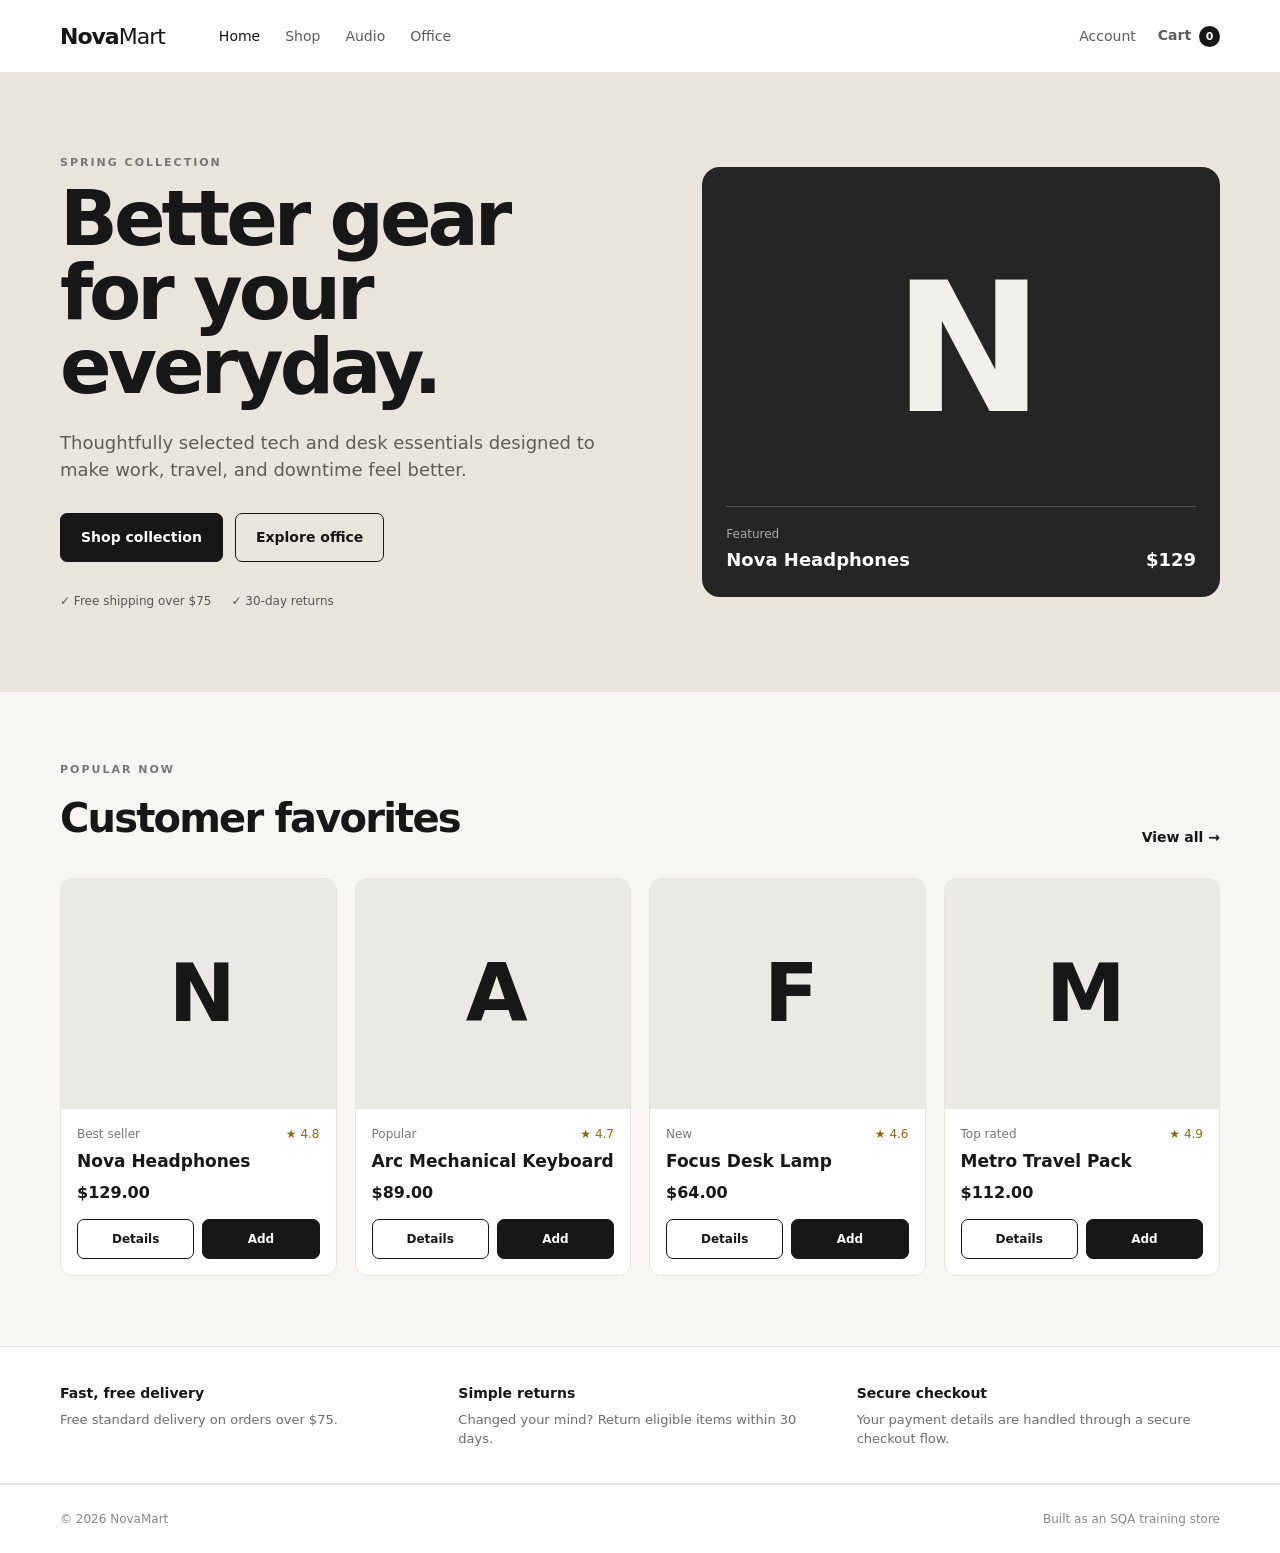
<file: index.html>
<!DOCTYPE html>
<html lang="en">
<head>
  <meta charset="UTF-8">
  <meta name="viewport" content="width=device-width, initial-scale=1.0">
  <title>NovaMart — Modern Essentials</title>
  <link rel="stylesheet" href="styles.css">
</head>
<body>
<header class="site-header">
  <div class="container nav">
    <a class="logo" href="index.html">Nova<span>Mart</span></a>
    <nav>
      <a class="active" href="index.html">Home</a>
      <a href="products.html">Shop</a>
      <a href="products.html?category=audio">Audio</a>
      <a href="products.html?category=office">Office</a>
    </nav>
    <div class="nav-actions">
      <a class="icon-link" href="login.html">Account</a>
      <a class="cart-link" href="cart.html">Cart <span class="cart-count">0</span></a>
    </div>
  </div>
</header>

<main>
<section class="hero">
  <div class="container hero-grid">
    <div>
      <p class="eyebrow">SPRING COLLECTION</p>
      <h1>Better gear for your everyday.</h1>
      <p class="hero-copy">Thoughtfully selected tech and desk essentials designed to make work, travel, and downtime feel better.</p>
      <div class="hero-actions">
        <a class="btn primary" href="products.html">Shop collection</a>
        <a class="btn secondary" href="products.html?category=office">Explore office</a>
      </div>
      <div class="trust-row">
        <span>✓ Free shipping over $75</span>
        <span>✓ 30-day returns</span>
      </div>
    </div>
    <div class="hero-card">
      <div class="hero-product">N</div>
      <div class="hero-card-info">
        <span>Featured</span>
        <strong>Nova Headphones</strong>
        <b>$129</b>
      </div>
    </div>
  </div>
</section>

<section class="section">
  <div class="container">
    <div class="section-heading">
      <div><p class="eyebrow">POPULAR NOW</p><h2>Customer favorites</h2></div>
      <a href="products.html">View all →</a>
    </div>
    <div id="featured-products" class="product-grid"></div>
  </div>
</section>

<section class="benefits">
  <div class="container benefit-grid">
    <div><strong>Fast, free delivery</strong><p>Free standard delivery on orders over $75.</p></div>
    <div><strong>Simple returns</strong><p>Changed your mind? Return eligible items within 30 days.</p></div>
    <div><strong>Secure checkout</strong><p>Your payment details are handled through a secure checkout flow.</p></div>
  </div>
</section>
</main>

<footer><div class="container footer-inner"><span>© 2026 NovaMart</span><span>Built as an SQA training store</span></div></footer>
<script src="app.js"></script>
<script>renderFeatured(); updateCartCount();</script>
</body>
</html>
</file>
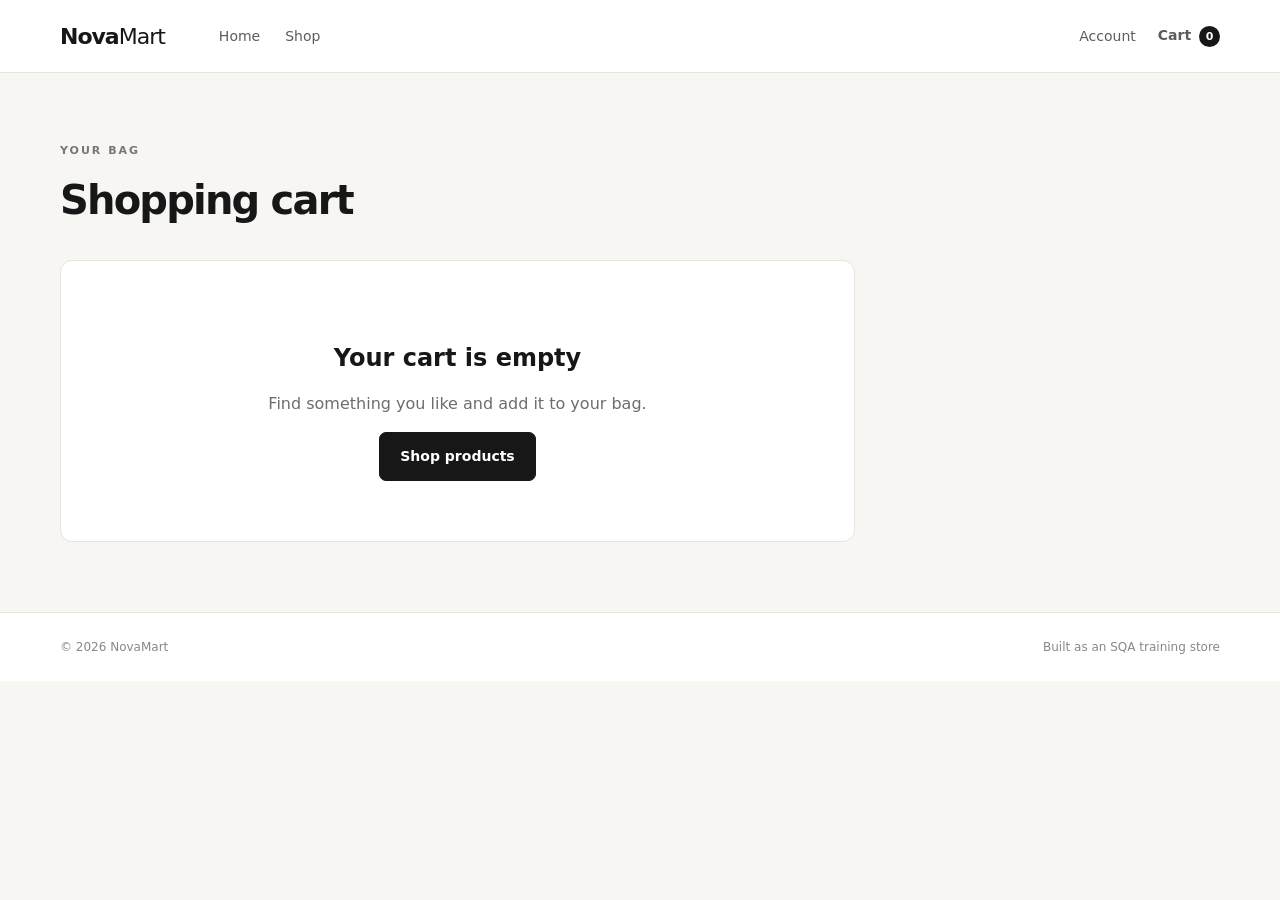
<file: cart.html>
<!DOCTYPE html>
<html lang="en">
<head><meta charset="UTF-8"><meta name="viewport" content="width=device-width, initial-scale=1.0">
<title>Your Cart — NovaMart</title><link rel="stylesheet" href="styles.css"></head>
<body>
<header class="site-header"><div class="container nav"><a class="logo" href="index.html">Nova<span>Mart</span></a><nav><a href="index.html">Home</a><a href="products.html">Shop</a></nav><div class="nav-actions"><a href="login.html">Account</a><a class="cart-link active" href="cart.html">Cart <span class="cart-count">0</span></a></div></div></header>
<main class="section"><div class="container"><p class="eyebrow">YOUR BAG</p><h1>Shopping cart</h1><div id="cart-page" class="cart-layout"></div></div></main>
<footer><div class="container footer-inner"><span>© 2026 NovaMart</span><span>Built as an SQA training store</span></div></footer>
<script src="app.js"></script><script>renderCart(); updateCartCount();</script>
</body></html>
</file>
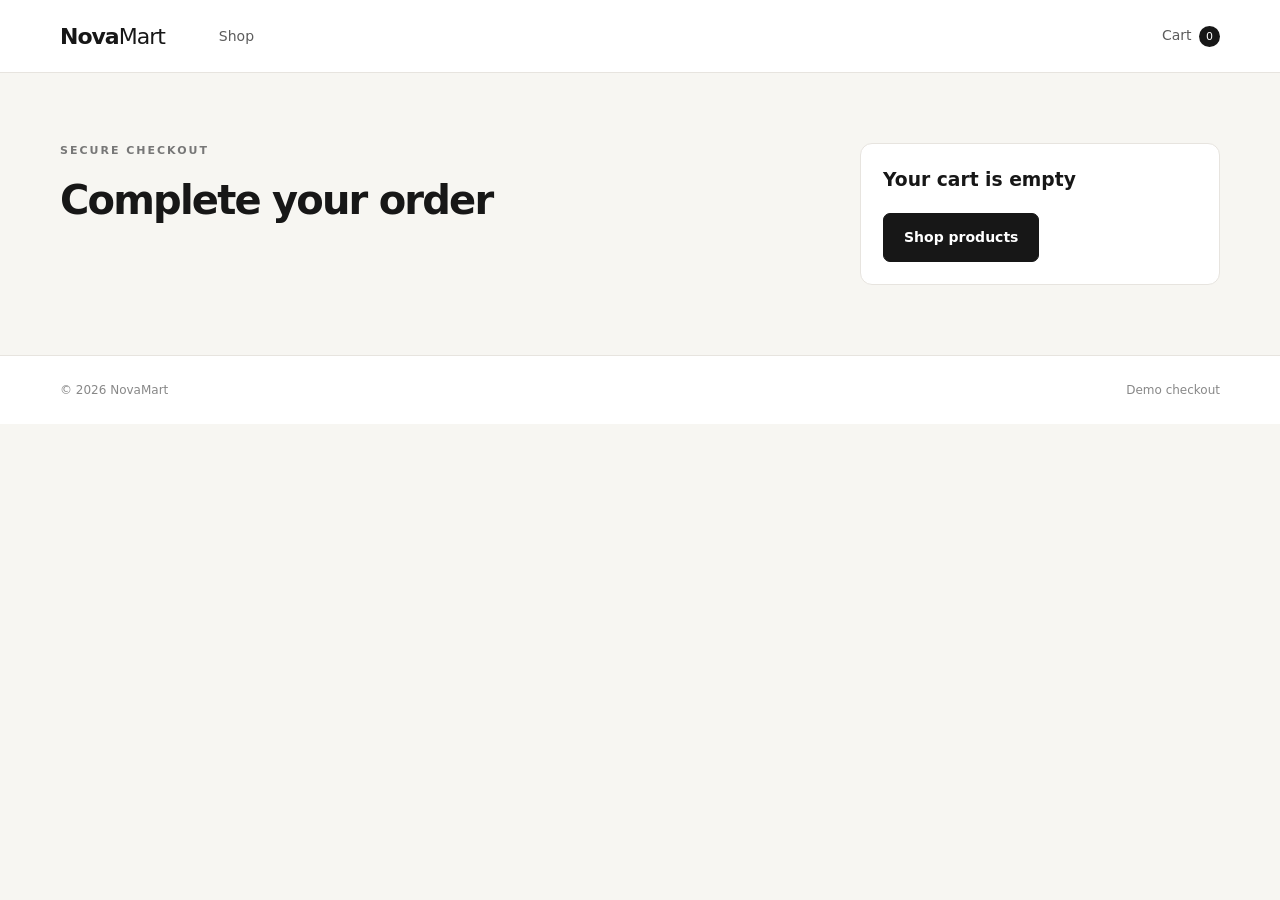
<file: checkout.html>
<!DOCTYPE html>
<html lang="en">
<head><meta charset="UTF-8"><meta name="viewport" content="width=device-width, initial-scale=1.0">
<title>Checkout — NovaMart</title><link rel="stylesheet" href="styles.css"></head>
<body>
<header class="site-header"><div class="container nav"><a class="logo" href="index.html">Nova<span>Mart</span></a><nav><a href="products.html">Shop</a></nav><div class="nav-actions"><a href="cart.html">Cart <span class="cart-count">0</span></a></div></div></header>
<main class="section"><div class="container checkout-layout">
<div><p class="eyebrow">SECURE CHECKOUT</p><h1>Complete your order</h1>
<form id="checkout-form" class="form-card">
<label>Full name<input id="name" required autocomplete="name"></label>
<label>Email<input id="email" type="email" required autocomplete="email"></label>
<label>Address<input id="address" required autocomplete="street-address"></label>
<div class="form-row"><label>City<input id="city" required></label><label>Postal code<input id="postal" required></label></div>
<label>Card number<input id="card" inputmode="numeric" placeholder="4242 4242 4242 4242" minlength="12" required></label>
<button class="btn primary full" type="submit">Place order</button>
<p class="fine-print">Demo store: never enter real payment details.</p>
</form></div>
<aside id="checkout-summary" class="summary-card"></aside>
</div></main>
<footer><div class="container footer-inner"><span>© 2026 NovaMart</span><span>Demo checkout</span></div></footer>
<script src="app.js"></script><script>renderCheckout(); updateCartCount();</script>
</body></html>
</file>
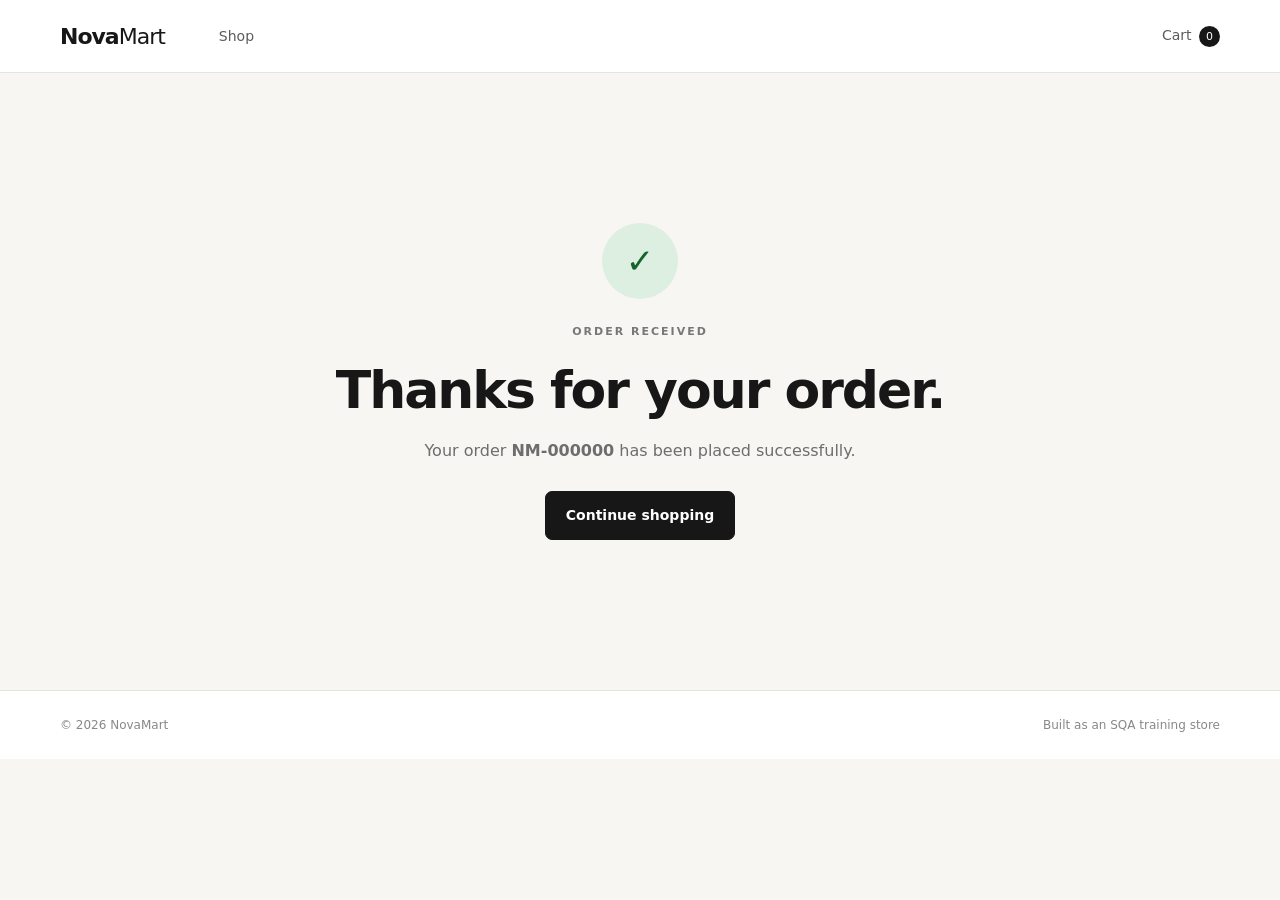
<file: confirmation.html>
<!DOCTYPE html>
<html lang="en">
<head><meta charset="UTF-8"><meta name="viewport" content="width=device-width, initial-scale=1.0">
<title>Order Confirmed — NovaMart</title><link rel="stylesheet" href="styles.css"></head>
<body>
<header class="site-header"><div class="container nav"><a class="logo" href="index.html">Nova<span>Mart</span></a><nav><a href="products.html">Shop</a></nav><div class="nav-actions"><a href="cart.html">Cart <span class="cart-count">0</span></a></div></div></header>
<main class="section"><div class="container confirmation"><div class="success-mark">✓</div><p class="eyebrow">ORDER RECEIVED</p><h1>Thanks for your order.</h1><p>Your order <strong id="order-number"></strong> has been placed successfully.</p><a class="btn primary" href="products.html">Continue shopping</a></div></main>
<footer><div class="container footer-inner"><span>© 2026 NovaMart</span><span>Built as an SQA training store</span></div></footer>
<script src="app.js"></script><script>renderConfirmation(); updateCartCount();</script>
</body></html>
</file>
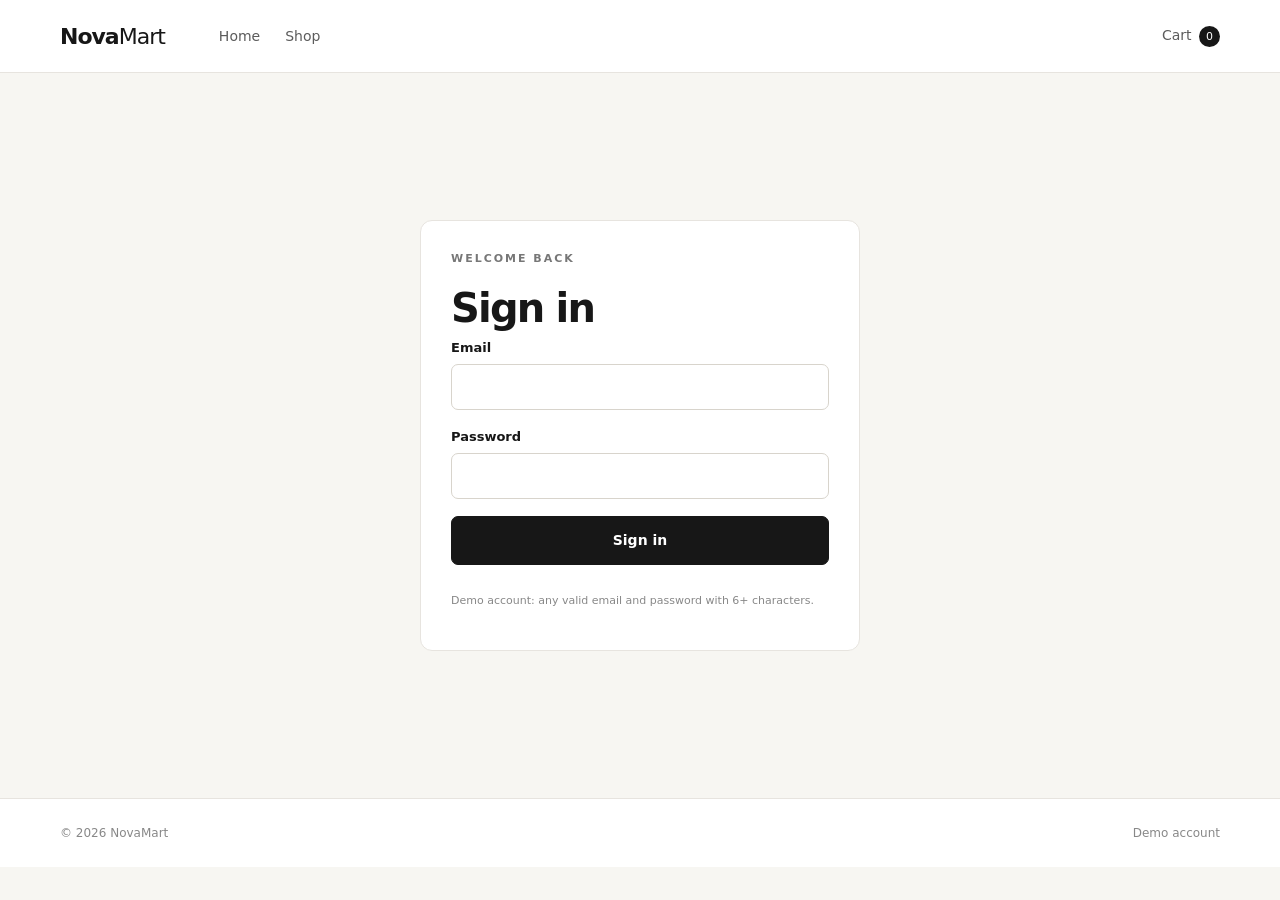
<file: login.html>
<!DOCTYPE html>
<html lang="en">
<head><meta charset="UTF-8"><meta name="viewport" content="width=device-width, initial-scale=1.0">
<title>Account — NovaMart</title><link rel="stylesheet" href="styles.css"></head>
<body>
<header class="site-header"><div class="container nav"><a class="logo" href="index.html">Nova<span>Mart</span></a><nav><a href="index.html">Home</a><a href="products.html">Shop</a></nav><div class="nav-actions"><a href="cart.html">Cart <span class="cart-count">0</span></a></div></div></header>
<main class="section"><div class="container auth-wrap"><div class="auth-card"><p class="eyebrow">WELCOME BACK</p><h1>Sign in</h1><form id="login-form"><label>Email<input id="login-email" type="email" required></label><label>Password<input id="login-password" type="password" minlength="6" required></label><button class="btn primary full" type="submit">Sign in</button><p id="login-message" class="form-message"></p></form><p class="muted small">Demo account: any valid email and password with 6+ characters.</p></div></div></main>
<footer><div class="container footer-inner"><span>© 2026 NovaMart</span><span>Demo account</span></div></footer>
<script src="app.js"></script><script>initLogin(); updateCartCount();</script>
</body></html>
</file>
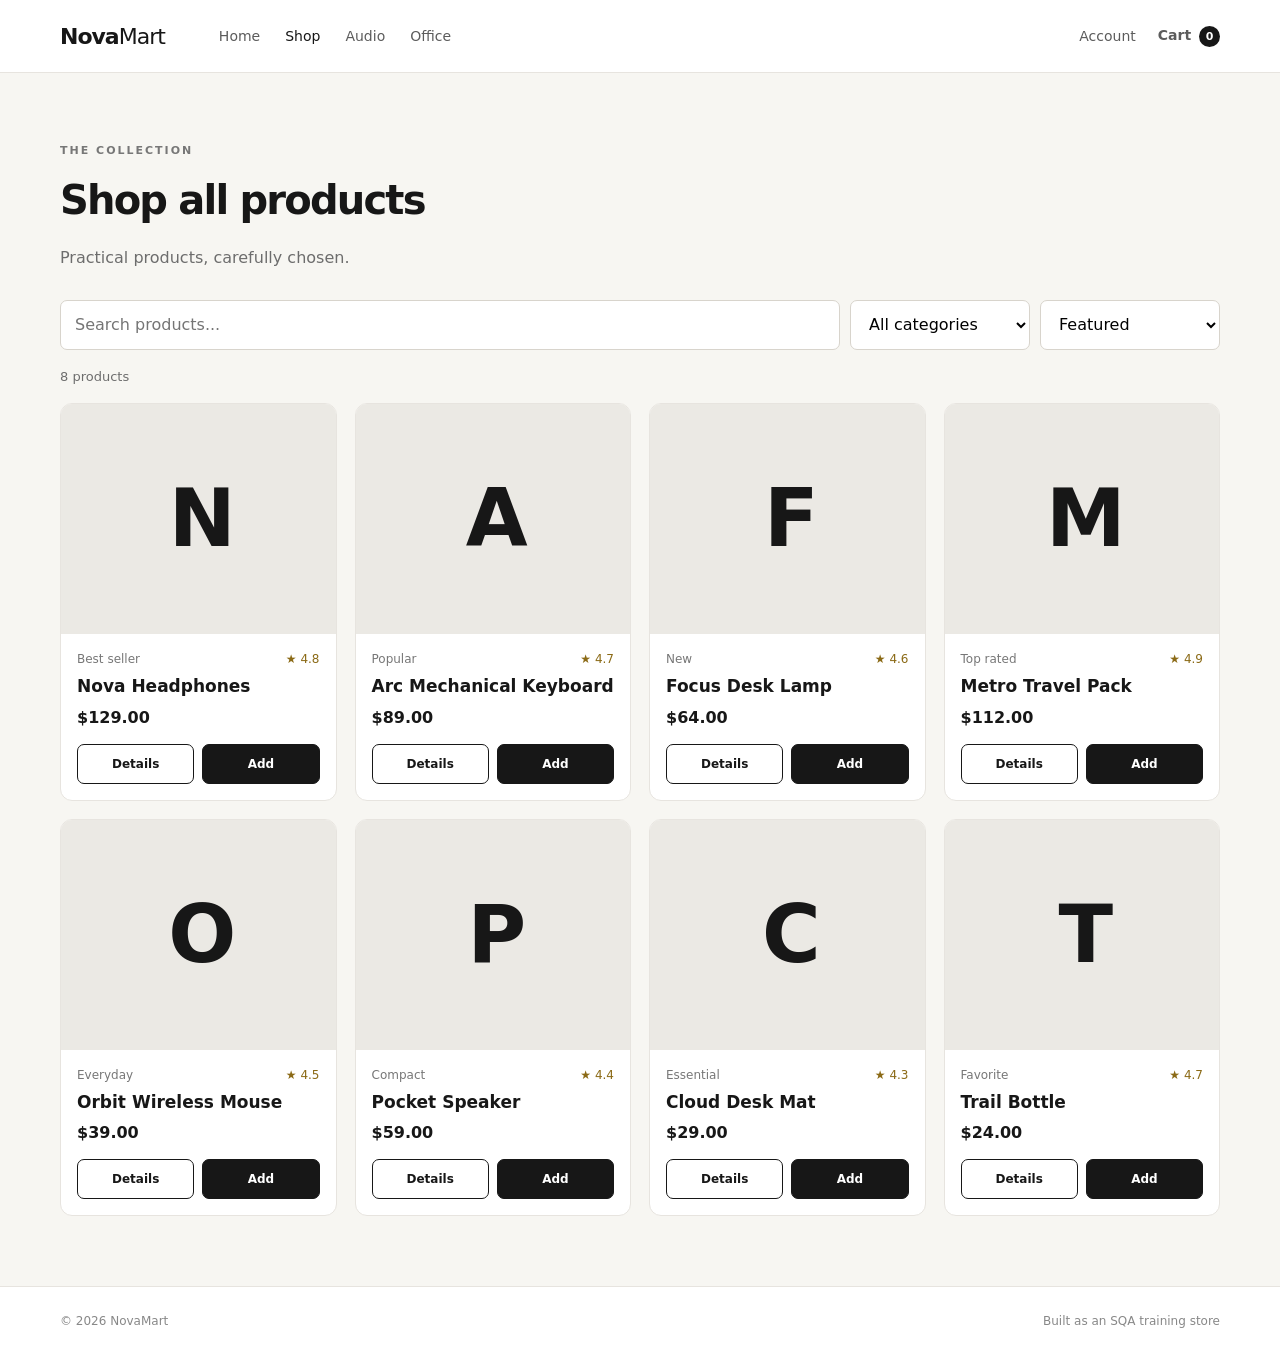
<file: products.html>
<!DOCTYPE html>
<html lang="en">
<head>
  <meta charset="UTF-8"><meta name="viewport" content="width=device-width, initial-scale=1.0">
  <title>Shop — NovaMart</title><link rel="stylesheet" href="styles.css">
</head>
<body>
<header class="site-header"><div class="container nav">
  <a class="logo" href="index.html">Nova<span>Mart</span></a>
  <nav><a href="index.html">Home</a><a class="active" href="products.html">Shop</a><a href="products.html?category=audio">Audio</a><a href="products.html?category=office">Office</a></nav>
  <div class="nav-actions"><a class="icon-link" href="login.html">Account</a><a class="cart-link" href="cart.html">Cart <span class="cart-count">0</span></a></div>
</div></header>

<main class="section"><div class="container">
  <div class="shop-top"><div><p class="eyebrow">THE COLLECTION</p><h1>Shop all products</h1><p class="muted">Practical products, carefully chosen.</p></div></div>
  <div class="shop-controls">
    <input id="search" class="search" type="search" placeholder="Search products..." aria-label="Search products">
    <select id="category" aria-label="Filter by category"><option value="all">All categories</option><option value="audio">Audio</option><option value="office">Office</option><option value="travel">Travel</option></select>
    <select id="sort" aria-label="Sort products"><option value="featured">Featured</option><option value="low">Price: low to high</option><option value="high">Price: high to low</option><option value="rating">Top rated</option></select>
  </div>
  <p id="result-count" class="muted result-count"></p>
  <div id="product-grid" class="product-grid"></div>
</div></main>
<footer><div class="container footer-inner"><span>© 2026 NovaMart</span><span>Built as an SQA training store</span></div></footer>
<script src="app.js"></script><script>initProductsPage(); updateCartCount();</script>
</body>
</html>
</file>
<file: styles.css>
:root{--ink:#171717;--muted:#6d6d6d;--line:#e7e4df;--paper:#f7f6f2;--card:#fff;--accent:#2d5bff;--accent-dark:#1e42c5}
*{box-sizing:border-box}body{margin:0;font-family:Inter,ui-sans-serif,system-ui,-apple-system,BlinkMacSystemFont,"Segoe UI",sans-serif;color:var(--ink);background:var(--paper);line-height:1.5}a{color:inherit;text-decoration:none}button,input,select{font:inherit}
.container{width:min(1160px,calc(100% - 40px));margin:auto}.site-header{background:#fff;border-bottom:1px solid var(--line);position:sticky;top:0;z-index:10}.nav{height:72px;display:flex;align-items:center;gap:42px}.logo{font-size:22px;font-weight:850;letter-spacing:-1px;margin-right:12px}.logo span{font-weight:450}.nav nav{display:flex;gap:25px;flex:1}.nav nav a,.nav-actions a{font-size:14px;color:#5c5c5c}.nav nav a.active,.nav nav a:hover,.nav-actions a:hover{color:var(--ink)}.nav-actions{display:flex;gap:22px;align-items:center}.cart-link{font-weight:650}.cart-count{display:inline-grid;place-items:center;min-width:21px;height:21px;padding:0 5px;border-radius:99px;background:var(--ink);color:#fff;font-size:11px;margin-left:3px}
.hero{background:#e9e5dc;padding:82px 0}.hero-grid{display:grid;grid-template-columns:1.05fr .95fr;gap:70px;align-items:center}.eyebrow{font-size:11px;letter-spacing:2px;font-weight:800;color:#777;margin:0 0 10px}.hero h1{font-size:clamp(44px,6vw,76px);line-height:.98;letter-spacing:-4px;max-width:650px;margin:0 0 24px}.hero-copy{font-size:18px;color:#5f5c57;max-width:570px}.hero-actions{display:flex;gap:12px;margin:30px 0}.btn{display:inline-flex;justify-content:center;align-items:center;padding:13px 20px;border-radius:7px;border:1px solid var(--ink);font-weight:700;font-size:14px;cursor:pointer}.btn.primary{background:var(--ink);color:#fff}.btn.primary:hover{background:#333}.btn.secondary{background:transparent}.btn.full{width:100%}.trust-row{display:flex;gap:20px;flex-wrap:wrap;color:#555;font-size:12px}.hero-card{background:#252525;color:white;border-radius:18px;min-height:430px;padding:24px;display:flex;flex-direction:column;justify-content:space-between}.hero-product{flex:1;display:grid;place-items:center;font-size:180px;font-weight:900;letter-spacing:-15px;color:#f2f0eb}.hero-card-info{border-top:1px solid #555;padding-top:18px;display:grid;grid-template-columns:1fr auto;gap:3px}.hero-card-info span{grid-column:1/-1;color:#aaa;font-size:12px}.hero-card-info strong{font-size:18px}.hero-card-info b{font-size:18px}
.section{padding:70px 0}.section-heading{display:flex;justify-content:space-between;align-items:end;margin-bottom:30px}.section-heading h2,.shop-top h1,.section h1{font-size:40px;letter-spacing:-1.8px;margin:0}.section-heading>a{font-weight:700;font-size:14px}.product-grid{display:grid;grid-template-columns:repeat(4,1fr);gap:18px}.product-card{background:var(--card);border:1px solid var(--line);border-radius:12px;overflow:hidden;transition:transform .2s,box-shadow .2s}.product-card:hover{transform:translateY(-3px);box-shadow:0 10px 28px #0000000d}.product-image{height:230px;background:#ebe9e4;display:grid;place-items:center;font-size:80px;font-weight:850;letter-spacing:-8px}.product-body{padding:16px}.product-meta{display:flex;justify-content:space-between;gap:10px;font-size:12px;color:#777}.product-name{font-size:17px;font-weight:750;margin:6px 0}.product-price{font-weight:800}.rating{color:#8b6a16}.card-actions{display:flex;gap:8px;margin-top:14px}.card-actions .btn{flex:1;padding:10px 8px;font-size:12px}
.benefits{background:#fff;border-top:1px solid var(--line);border-bottom:1px solid var(--line);padding:34px 0}.benefit-grid{display:grid;grid-template-columns:repeat(3,1fr);gap:35px}.benefit-grid strong{font-size:14px}.benefit-grid p{font-size:13px;color:var(--muted);margin:5px 0 0}.shop-top{margin-bottom:30px}.muted{color:var(--muted)}.shop-controls{display:grid;grid-template-columns:1fr 180px 180px;gap:10px}.search,select{background:#fff;border:1px solid #d8d4cc;border-radius:7px;padding:12px 14px;outline:none}.search:focus,select:focus,input:focus{border-color:var(--accent);box-shadow:0 0 0 3px #2d5bff18}.result-count{font-size:13px;margin:17px 0}
.detail-grid{display:grid;grid-template-columns:1fr 1fr;gap:70px;align-items:start}.detail-image{background:#ebe9e4;border-radius:16px;min-height:520px;display:grid;place-items:center;font-size:180px;font-weight:900;letter-spacing:-15px}.detail-info h1{font-size:48px;line-height:1;letter-spacing:-2px;margin:8px 0 12px}.detail-price{font-size:24px;font-weight:800}.detail-desc{color:var(--muted);max-width:520px}.qty{display:flex;align-items:center;gap:10px;margin:25px 0}.qty button{width:38px;height:38px;border:1px solid #d5d2cb;background:#fff;border-radius:6px;cursor:pointer}.qty span{min-width:25px;text-align:center;font-weight:700}
.cart-layout{display:grid;grid-template-columns:1fr 340px;gap:25px;margin-top:30px}.cart-items,.summary-card,.form-card,.auth-card{background:#fff;border:1px solid var(--line);border-radius:12px}.cart-item{display:grid;grid-template-columns:82px 1fr auto;gap:16px;padding:18px;border-bottom:1px solid var(--line);align-items:center}.cart-item:last-child{border:0}.thumb{height:72px;border-radius:8px;background:#ebe9e4;display:grid;place-items:center;font-weight:800;font-size:25px}.cart-item h3{font-size:15px;margin:0}.cart-item p{font-size:12px;color:var(--muted);margin:3px 0}.cart-price{font-weight:800}.remove{border:0;background:none;color:#888;cursor:pointer;font-size:12px}.summary-card{padding:22px;height:max-content}.summary-card h3{margin-top:0}.summary-row{display:flex;justify-content:space-between;padding:9px 0;font-size:14px}.summary-total{border-top:1px solid var(--line);margin-top:8px;padding-top:15px;font-size:18px;font-weight:850}
.checkout-layout{display:grid;grid-template-columns:1fr 360px;gap:35px}.form-card{padding:25px;display:grid;gap:17px;margin-top:25px}.form-card label,.auth-card label{font-size:13px;font-weight:700;display:grid;gap:7px}.form-card input,.auth-card input{width:100%;padding:12px;border:1px solid #d8d4cc;border-radius:7px;outline:none}.form-row{display:grid;grid-template-columns:1fr 1fr;gap:14px}.fine-print,.small{font-size:11px;color:#888}.confirmation{text-align:center;padding:80px 0}.success-mark{width:76px;height:76px;border-radius:50%;display:grid;place-items:center;background:#dcefe1;color:#17632a;font-size:34px;font-weight:800;margin:0 auto 25px}.confirmation h1{font-size:52px;letter-spacing:-2px}.confirmation p:not(.eyebrow){color:var(--muted);margin:10px auto 28px}.auth-wrap{display:grid;place-items:center;min-height:65vh}.auth-card{width:min(440px,100%);padding:30px}.auth-card h1{margin-top:0}.auth-card form{display:grid;gap:17px}.form-message{font-size:13px;margin:0}
footer{background:#fff;border-top:1px solid var(--line);padding:25px 0}.footer-inner{display:flex;justify-content:space-between;color:#888;font-size:12px}
.empty{padding:60px 20px;text-align:center}.empty h2{margin-bottom:5px}
@media(max-width:850px){.nav{gap:18px}.nav nav{display:none}.hero-grid,.detail-grid,.checkout-layout,.cart-layout{grid-template-columns:1fr}.hero{padding:55px 0}.hero-card{min-height:320px}.product-grid{grid-template-columns:repeat(2,1fr)}.benefit-grid{grid-template-columns:1fr}.shop-controls{grid-template-columns:1fr}.section{padding:48px 0}.detail-info h1,.confirmation h1{font-size:40px}}
@media(max-width:520px){.container{width:min(100% - 24px,1160px)}.product-grid{grid-template-columns:1fr 1fr;gap:10px}.product-image{height:170px}.hero h1{font-size:48px}.hero-card{display:none}.nav-actions{gap:10px}.icon-link{display:none}.footer-inner{flex-direction:column;gap:7px}}
</file>
